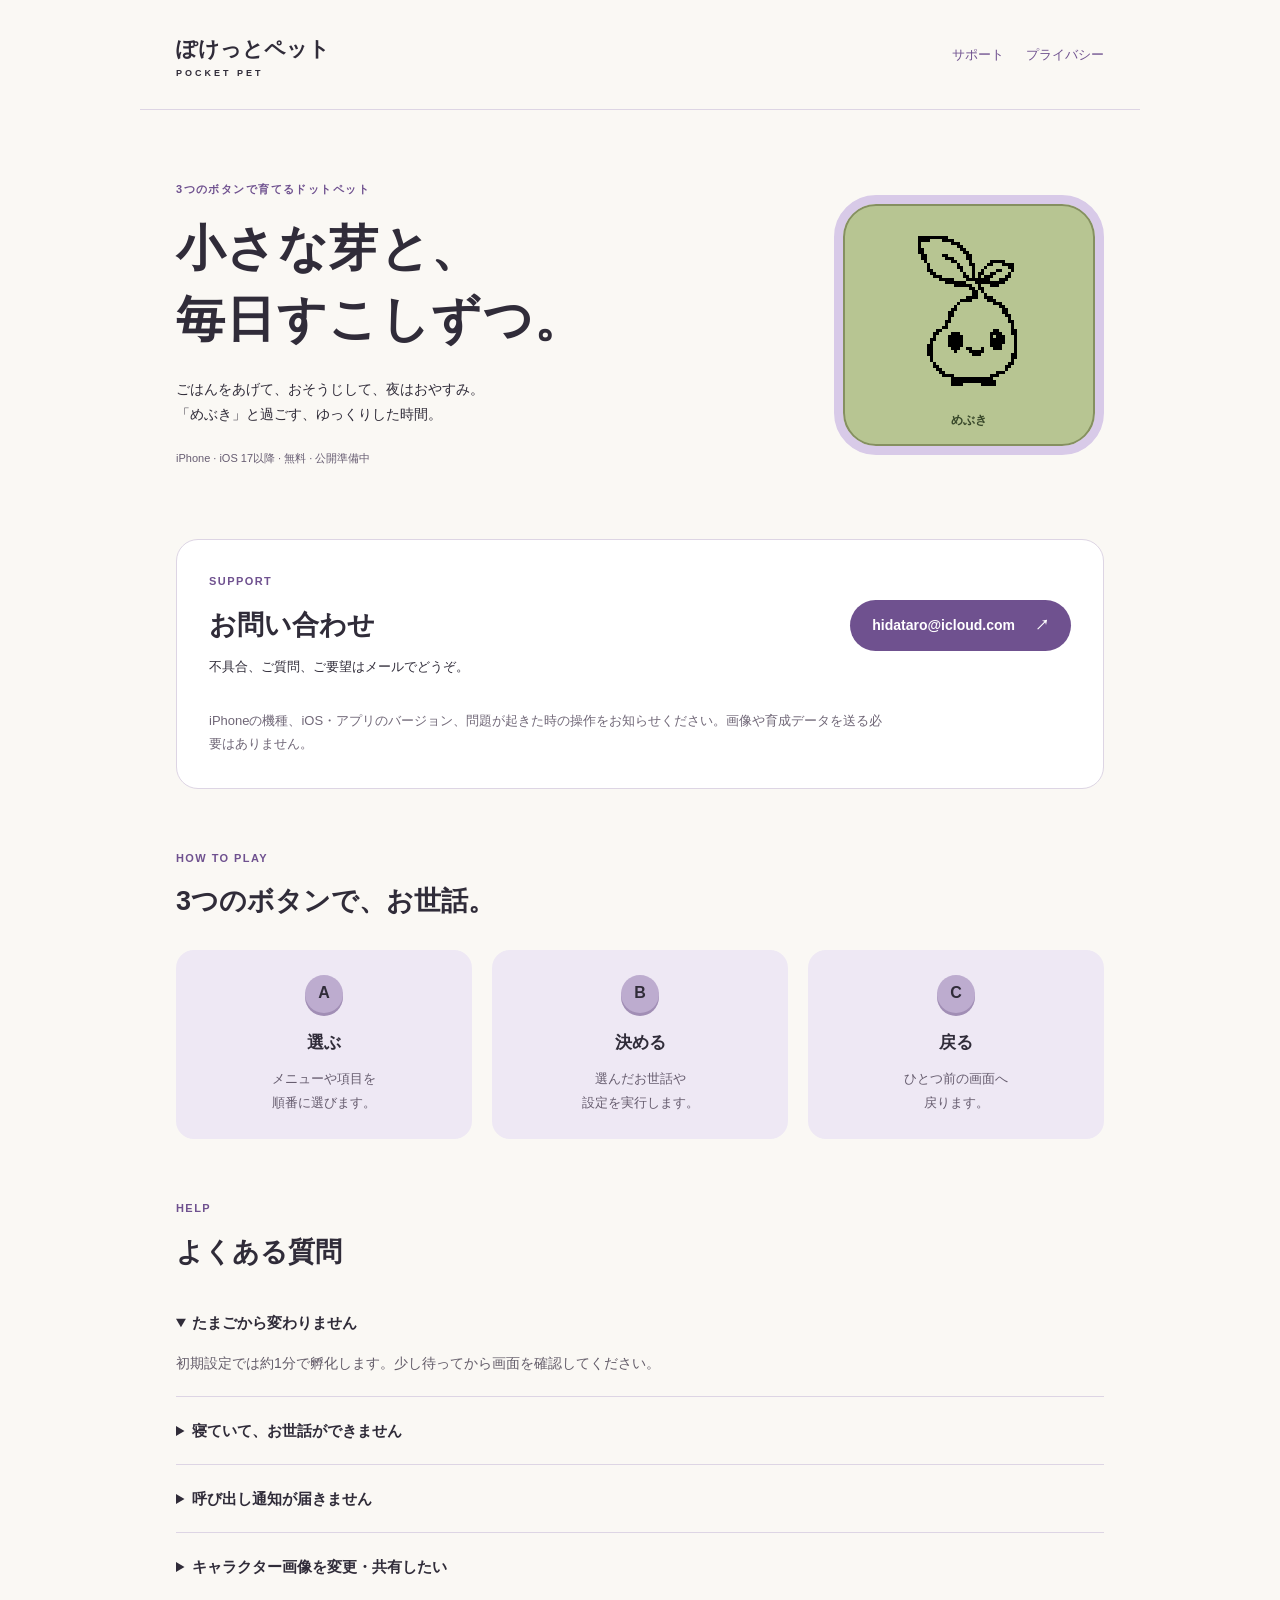
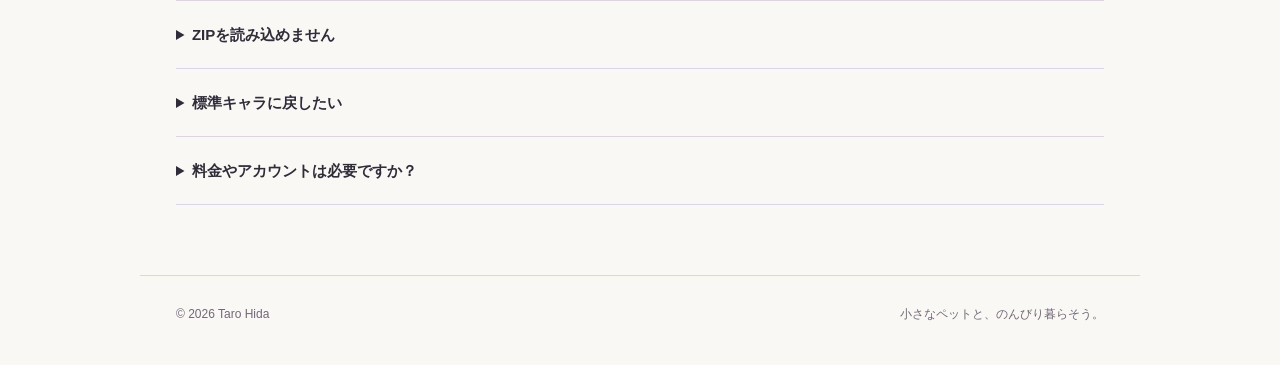
<file: index.html>
<!doctype html>
<html lang="ja"><head><meta charset="utf-8"><meta name="viewport" content="width=device-width, initial-scale=1">
<meta name="description" content="ぽけっとペットの使い方、お問い合わせ、プライバシーポリシー。3つのボタンで育てるドットペット。">
<title>サポート | ぽけっとペット</title><link rel="icon" href="mebuki.png"><link rel="stylesheet" href="style.css"></head>
<body><header><a class="brand" href="index.html">ぽけっとペット<span>POCKET PET</span></a><nav aria-label="メイン"><a href="index.html">サポート</a><a href="privacy.html">プライバシー</a></nav></header>
<main><section class="hero"><div><p class="eyebrow">3つのボタンで育てるドットペット</p><h1>小さな芽と、<br>毎日すこしずつ。</h1><p>ごはんをあげて、おそうじして、夜はおやすみ。<br>「めぶき」と過ごす、ゆっくりした時間。</p><p class="badge">iPhone · iOS 17以降 · 無料 · 公開準備中</p></div><div class="pet-window"><img src="mebuki.png" width="192" height="192" alt="2枚の葉と小さな足がある、白黒ドットのめぶき"><span>めぶき</span></div></section>
<section class="contact" id="contact"><div><p class="eyebrow">SUPPORT</p><h2>お問い合わせ</h2><p>不具合、ご質問、ご要望はメールでどうぞ。</p></div><a class="button" href="mailto:hidataro@icloud.com?subject=ぽけっとペットのお問い合わせ">hidataro@icloud.com <span aria-hidden="true">↗</span></a><p class="contact-note">iPhoneの機種、iOS・アプリのバージョン、問題が起きた時の操作をお知らせください。画像や育成データを送る必要はありません。</p></section>
<section class="guide"><p class="eyebrow">HOW TO PLAY</p><h2>3つのボタンで、お世話。</h2><div class="controls"><article><b>A</b><h3>選ぶ</h3><p>メニューや項目を<br>順番に選びます。</p></article><article><b>B</b><h3>決める</h3><p>選んだお世話や<br>設定を実行します。</p></article><article><b>C</b><h3>戻る</h3><p>ひとつ前の画面へ<br>戻ります。</p></article></div></section>
<section class="faq"><p class="eyebrow">HELP</p><h2>よくある質問</h2>
<details open><summary>たまごから変わりません</summary><p>初期設定では約1分で孵化します。少し待ってから画面を確認してください。</p></details>
<details><summary>寝ていて、お世話ができません</summary><p>初期設定の睡眠時間は21時〜翌7時です。寝姿のまま小さく動きます。「せってい → そだてルール」で就寝・起床時刻を変更できます。</p></details>
<details><summary>呼び出し通知が届きません</summary><p>「せってい → よびだし通知」で通知を有効にし、iPhoneの「設定 → 通知 → ぽけっとペット」でも許可してください。集中モード等によって通知が表示されないことがあります。アプリの通知設定から10秒後のテスト通知を予約できます。</p></details>
<details><summary>キャラクター画像を変更・共有したい</summary><p>「せってい → キャラクター画像」で成長段階ごとの通常・寝姿を選び、PNG・JPEG・GIFを読み込めます。「ZIPを きょうゆう」で画像と育成ルールをまとめて保存でき、別の端末では「ZIPを よみこむ」で取り込めます。</p><p>画像やルールの変更・パックの読み込みでは、現在の育成状態を引き継ぎます。最初から育てたい時は「あたらしい たまご」を選びます。</p></details>
<details><summary>ZIPを読み込めません</summary><p>このアプリの共有機能で書き出したZIPを使ってください。外部で編集した場合は、manifest.jsonと参照される画像を正しい位置に含めます。詳しくは<a href="character-pack.html">キャラクターパック形式</a>をご覧ください。</p></details>
<details><summary>標準キャラに戻したい</summary><p>「せってい → サンプルに もどす」で、画像と育成ルールをめぶきの標準設定に戻せます。ペットの育成状態は残ります。</p></details>
<details><summary>料金やアカウントは必要ですか？</summary><p>無料で、広告・アプリ内課金・アカウント登録はありません。育成データは端末内に保存します。<a href="privacy.html">プライバシーポリシー</a>で詳しい取り扱いを確認できます。</p></details></section></main><footer>© 2026 Taro Hida<span>小さなペットと、のんびり暮らそう。</span></footer></body></html>
</file>
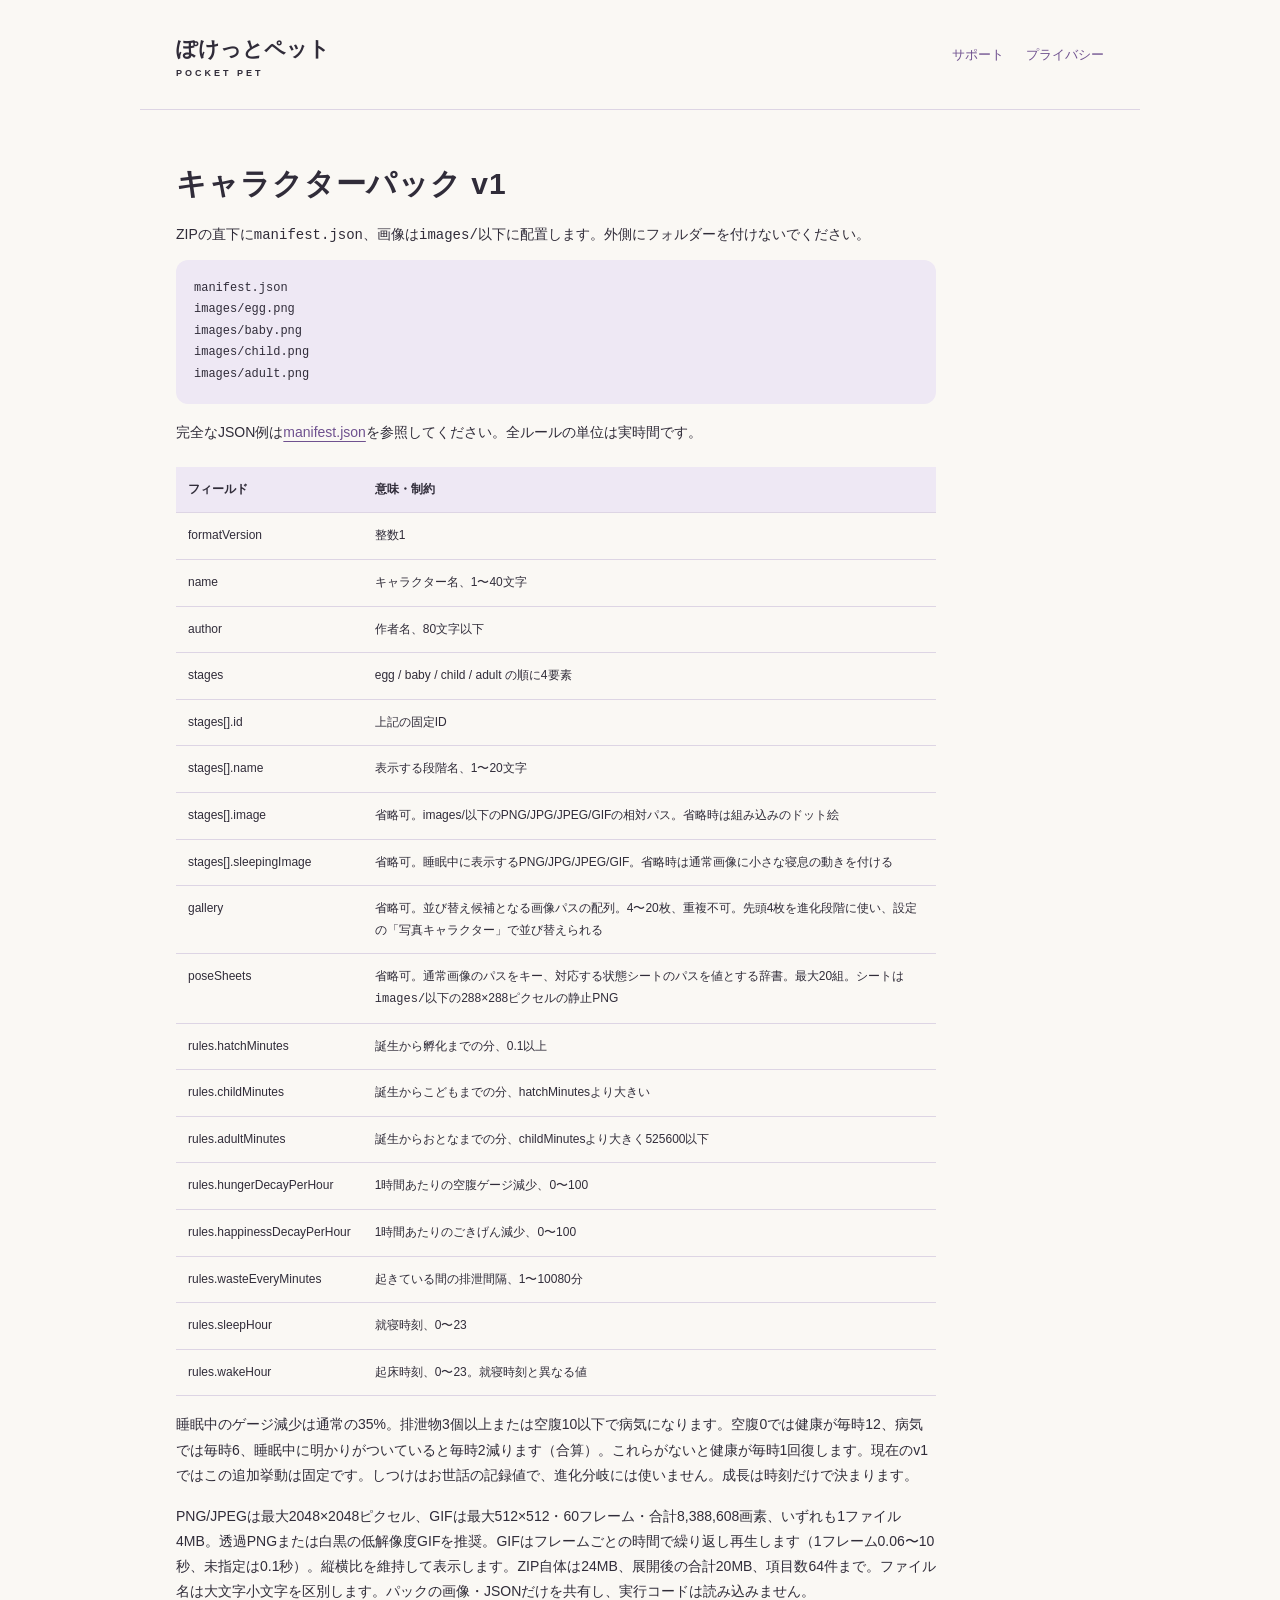
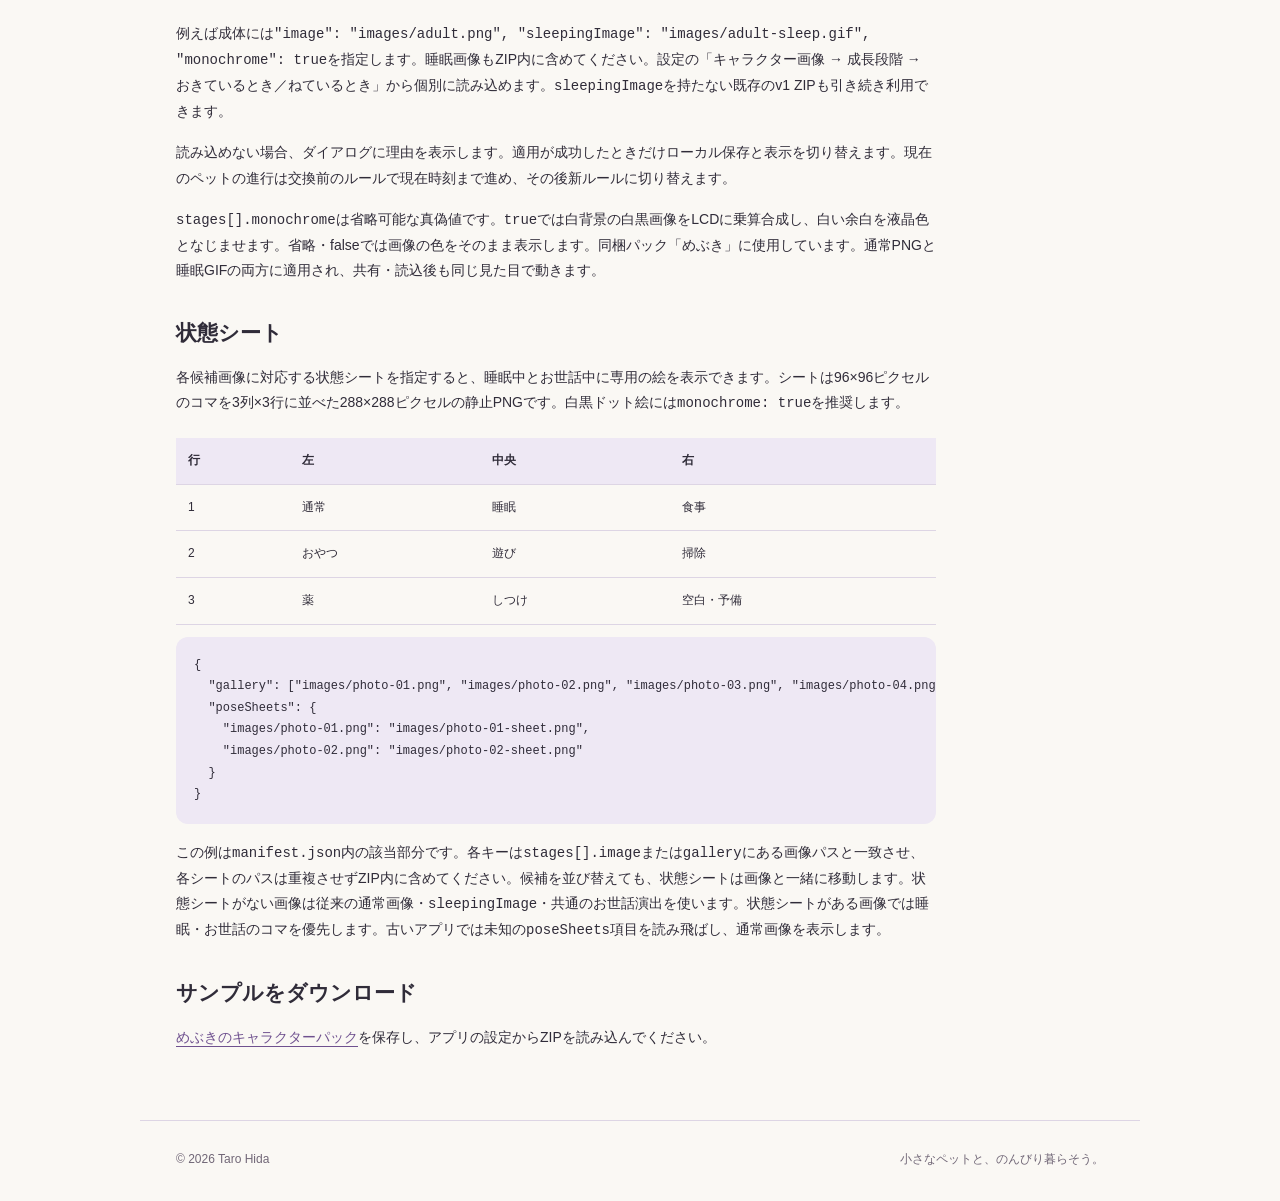
<file: character-pack.html>
<!doctype html>
<html lang="ja"><head><meta charset="utf-8"><meta name="viewport" content="width=device-width, initial-scale=1">
<meta name="description" content="ぽけっとペットの使い方、お問い合わせ、プライバシーポリシー。3つのボタンで育てるドットペット。">
<title>キャラクターパック形式 | ぽけっとペット</title><link rel="icon" href="mebuki.png"><link rel="stylesheet" href="style.css"></head>
<body><header><a class="brand" href="index.html">ぽけっとペット<span>POCKET PET</span></a><nav aria-label="メイン"><a href="index.html">サポート</a><a href="privacy.html">プライバシー</a></nav></header>
<main><article class="document"><h1>キャラクターパック v1</h1>
<p>ZIPの直下に<code>manifest.json</code>、画像は<code>images/</code>以下に配置します。外側にフォルダーを付けないでください。</p>
<pre><code>manifest.json
images/egg.png
images/baby.png
images/child.png
images/adult.png</code></pre>
<p>完全なJSON例は<a href="manifest.json">manifest.json</a>を参照してください。全ルールの単位は実時間です。</p>
<div class="table-scroll"><table><thead><tr><th>フィールド</th><th>意味・制約</th></tr></thead><tbody>
<tr><td>formatVersion</td><td>整数1</td></tr>
<tr><td>name</td><td>キャラクター名、1〜40文字</td></tr>
<tr><td>author</td><td>作者名、80文字以下</td></tr>
<tr><td>stages</td><td>egg / baby / child / adult の順に4要素</td></tr>
<tr><td>stages[].id</td><td>上記の固定ID</td></tr>
<tr><td>stages[].name</td><td>表示する段階名、1〜20文字</td></tr>
<tr><td>stages[].image</td><td>省略可。images/以下のPNG/JPG/JPEG/GIFの相対パス。省略時は組み込みのドット絵</td></tr>
<tr><td>stages[].sleepingImage</td><td>省略可。睡眠中に表示するPNG/JPG/JPEG/GIF。省略時は通常画像に小さな寝息の動きを付ける</td></tr>
<tr><td>gallery</td><td>省略可。並び替え候補となる画像パスの配列。4〜20枚、重複不可。先頭4枚を進化段階に使い、設定の「写真キャラクター」で並び替えられる</td></tr>
<tr><td>poseSheets</td><td>省略可。通常画像のパスをキー、対応する状態シートのパスを値とする辞書。最大20組。シートは<code>images/</code>以下の288×288ピクセルの静止PNG</td></tr>
<tr><td>rules.hatchMinutes</td><td>誕生から孵化までの分、0.1以上</td></tr>
<tr><td>rules.childMinutes</td><td>誕生からこどもまでの分、hatchMinutesより大きい</td></tr>
<tr><td>rules.adultMinutes</td><td>誕生からおとなまでの分、childMinutesより大きく525600以下</td></tr>
<tr><td>rules.hungerDecayPerHour</td><td>1時間あたりの空腹ゲージ減少、0〜100</td></tr>
<tr><td>rules.happinessDecayPerHour</td><td>1時間あたりのごきげん減少、0〜100</td></tr>
<tr><td>rules.wasteEveryMinutes</td><td>起きている間の排泄間隔、1〜10080分</td></tr>
<tr><td>rules.sleepHour</td><td>就寝時刻、0〜23</td></tr>
<tr><td>rules.wakeHour</td><td>起床時刻、0〜23。就寝時刻と異なる値</td></tr>
</tbody></table></div>
<p>睡眠中のゲージ減少は通常の35%。排泄物3個以上または空腹10以下で病気になります。空腹0では健康が毎時12、病気では毎時6、睡眠中に明かりがついていると毎時2減ります（合算）。これらがないと健康が毎時1回復します。現在のv1ではこの追加挙動は固定です。しつけはお世話の記録値で、進化分岐には使いません。成長は時刻だけで決まります。</p>
<p>PNG/JPEGは最大2048×2048ピクセル、GIFは最大512×512・60フレーム・合計8,388,608画素、いずれも1ファイル4MB。透過PNGまたは白黒の低解像度GIFを推奨。GIFはフレームごとの時間で繰り返し再生します（1フレーム0.06〜10秒、未指定は0.1秒）。縦横比を維持して表示します。ZIP自体は24MB、展開後の合計20MB、項目数64件まで。ファイル名は大文字小文字を区別します。パックの画像・JSONだけを共有し、実行コードは読み込みません。</p>
<p>例えば成体には<code>&quot;image&quot;: &quot;images/adult.png&quot;, &quot;sleepingImage&quot;: &quot;images/adult-sleep.gif&quot;, &quot;monochrome&quot;: true</code>を指定します。睡眠画像もZIP内に含めてください。設定の「キャラクター画像 → 成長段階 → おきているとき／ねているとき」から個別に読み込めます。<code>sleepingImage</code>を持たない既存のv1 ZIPも引き続き利用できます。</p>
<p>読み込めない場合、ダイアログに理由を表示します。適用が成功したときだけローカル保存と表示を切り替えます。現在のペットの進行は交換前のルールで現在時刻まで進め、その後新ルールに切り替えます。</p>
<p><code>stages[].monochrome</code>は省略可能な真偽値です。<code>true</code>では白背景の白黒画像をLCDに乗算合成し、白い余白を液晶色となじませます。省略・falseでは画像の色をそのまま表示します。同梱パック「めぶき」に使用しています。通常PNGと睡眠GIFの両方に適用され、共有・読込後も同じ見た目で動きます。</p>
<h2>状態シート</h2>
<p>各候補画像に対応する状態シートを指定すると、睡眠中とお世話中に専用の絵を表示できます。シートは96×96ピクセルのコマを3列×3行に並べた288×288ピクセルの静止PNGです。白黒ドット絵には<code>monochrome: true</code>を推奨します。</p>
<div class="table-scroll"><table><thead><tr><th>行</th><th>左</th><th>中央</th><th>右</th></tr></thead><tbody>
<tr><td>1</td><td>通常</td><td>睡眠</td><td>食事</td></tr>
<tr><td>2</td><td>おやつ</td><td>遊び</td><td>掃除</td></tr>
<tr><td>3</td><td>薬</td><td>しつけ</td><td>空白・予備</td></tr>
</tbody></table></div>
<pre><code>{
  &quot;gallery&quot;: [&quot;images/photo-01.png&quot;, &quot;images/photo-02.png&quot;, &quot;images/photo-03.png&quot;, &quot;images/photo-04.png&quot;],
  &quot;poseSheets&quot;: {
    &quot;images/photo-01.png&quot;: &quot;images/photo-01-sheet.png&quot;,
    &quot;images/photo-02.png&quot;: &quot;images/photo-02-sheet.png&quot;
  }
}</code></pre>
<p>この例は<code>manifest.json</code>内の該当部分です。各キーは<code>stages[].image</code>または<code>gallery</code>にある画像パスと一致させ、各シートのパスは重複させずZIP内に含めてください。候補を並び替えても、状態シートは画像と一緒に移動します。状態シートがない画像は従来の通常画像・<code>sleepingImage</code>・共通のお世話演出を使います。状態シートがある画像では睡眠・お世話のコマを優先します。古いアプリでは未知の<code>poseSheets</code>項目を読み飛ばし、通常画像を表示します。</p>
<h2>サンプルをダウンロード</h2>
<p><a href="MebukiPack.zip">めぶきのキャラクターパック</a>を保存し、アプリの設定からZIPを読み込んでください。</p></article></main><footer>© 2026 Taro Hida<span>小さなペットと、のんびり暮らそう。</span></footer></body></html>
</file>
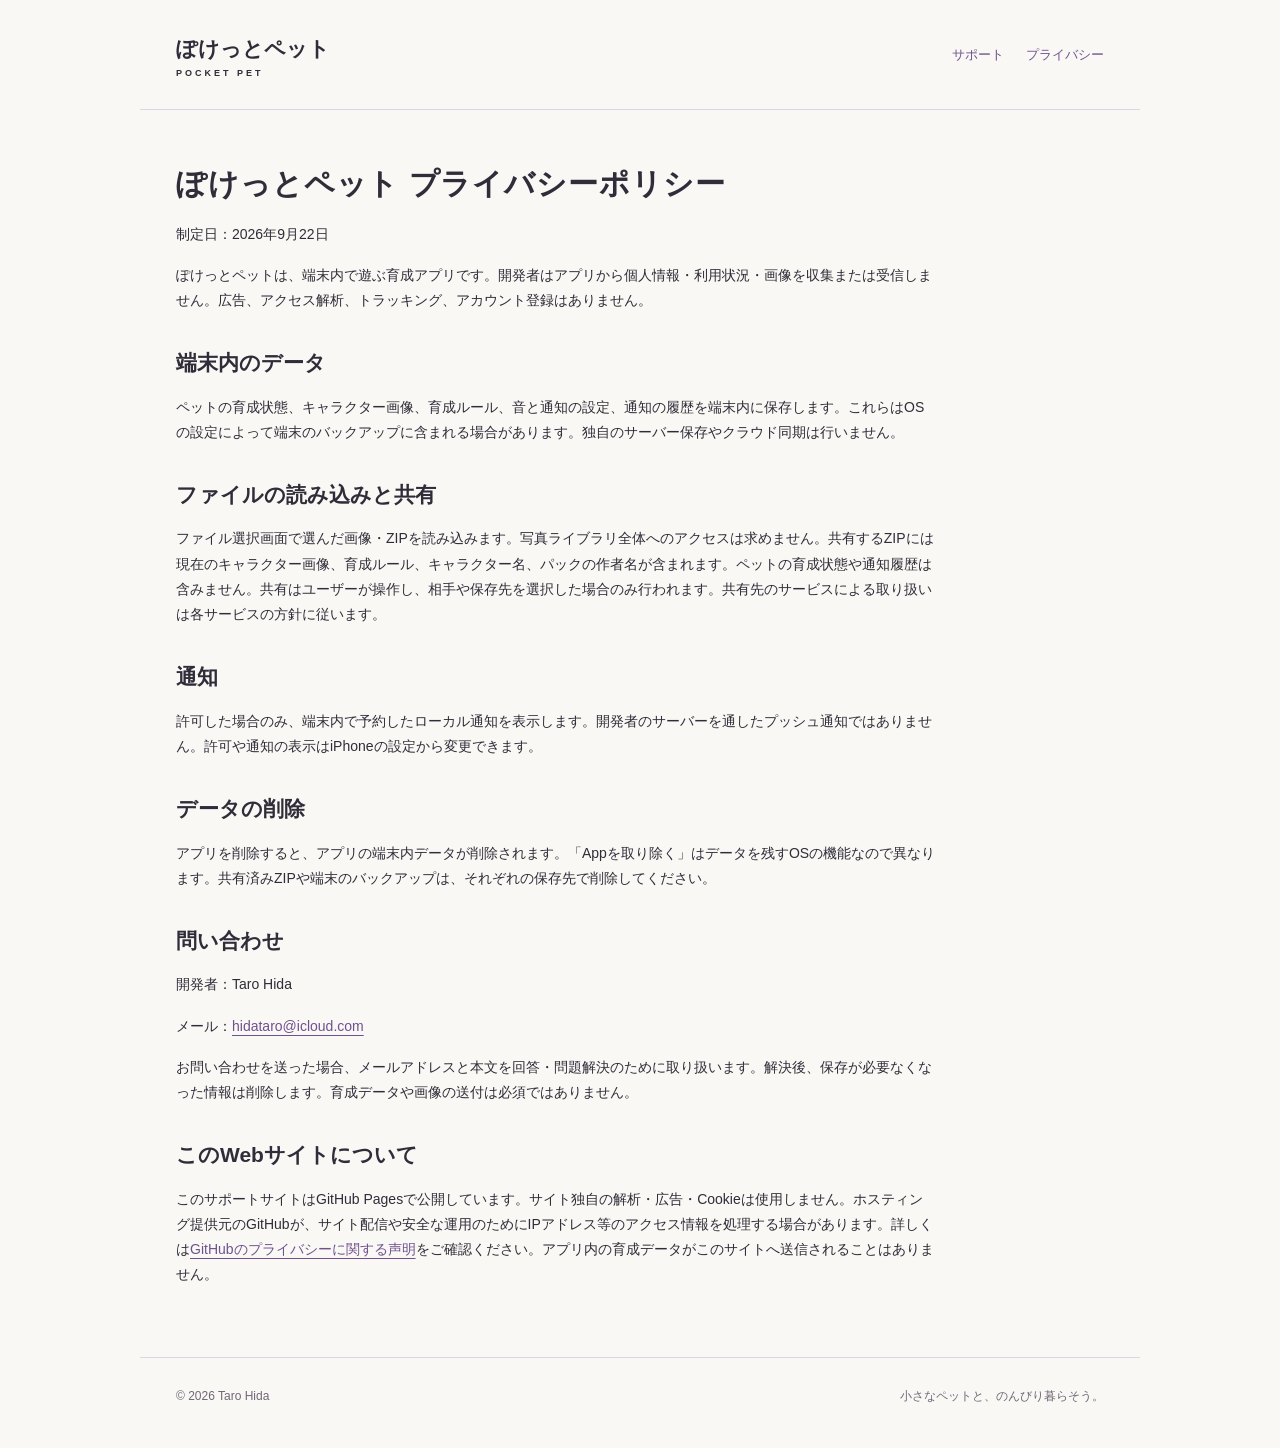
<file: privacy.html>
<!doctype html>
<html lang="ja"><head><meta charset="utf-8"><meta name="viewport" content="width=device-width, initial-scale=1">
<meta name="description" content="ぽけっとペットの使い方、お問い合わせ、プライバシーポリシー。3つのボタンで育てるドットペット。">
<title>プライバシーポリシー | ぽけっとペット</title><link rel="icon" href="mebuki.png"><link rel="stylesheet" href="style.css"></head>
<body><header><a class="brand" href="index.html">ぽけっとペット<span>POCKET PET</span></a><nav aria-label="メイン"><a href="index.html">サポート</a><a href="privacy.html">プライバシー</a></nav></header>
<main><article class="document"><h1>ぽけっとペット プライバシーポリシー</h1>
<p>制定日：2026年9月22日</p>
<p>ぽけっとペットは、端末内で遊ぶ育成アプリです。開発者はアプリから個人情報・利用状況・画像を収集または受信しません。広告、アクセス解析、トラッキング、アカウント登録はありません。</p>
<h2>端末内のデータ</h2>
<p>ペットの育成状態、キャラクター画像、育成ルール、音と通知の設定、通知の履歴を端末内に保存します。これらはOSの設定によって端末のバックアップに含まれる場合があります。独自のサーバー保存やクラウド同期は行いません。</p>
<h2>ファイルの読み込みと共有</h2>
<p>ファイル選択画面で選んだ画像・ZIPを読み込みます。写真ライブラリ全体へのアクセスは求めません。共有するZIPには現在のキャラクター画像、育成ルール、キャラクター名、パックの作者名が含まれます。ペットの育成状態や通知履歴は含みません。共有はユーザーが操作し、相手や保存先を選択した場合のみ行われます。共有先のサービスによる取り扱いは各サービスの方針に従います。</p>
<h2>通知</h2>
<p>許可した場合のみ、端末内で予約したローカル通知を表示します。開発者のサーバーを通したプッシュ通知ではありません。許可や通知の表示はiPhoneの設定から変更できます。</p>
<h2>データの削除</h2>
<p>アプリを削除すると、アプリの端末内データが削除されます。「Appを取り除く」はデータを残すOSの機能なので異なります。共有済みZIPや端末のバックアップは、それぞれの保存先で削除してください。</p>
<h2>問い合わせ</h2>
<p>開発者：Taro Hida</p>
<p>メール：<a href="mailto:hidataro@icloud.com">hidataro@icloud.com</a></p>
<p>お問い合わせを送った場合、メールアドレスと本文を回答・問題解決のために取り扱います。解決後、保存が必要なくなった情報は削除します。育成データや画像の送付は必須ではありません。</p>
<h2>このWebサイトについて</h2>
<p>このサポートサイトはGitHub Pagesで公開しています。サイト独自の解析・広告・Cookieは使用しません。ホスティング提供元のGitHubが、サイト配信や安全な運用のためにIPアドレス等のアクセス情報を処理する場合があります。詳しくは<a href="https://docs.github.com/ja/site-policy/privacy-policies/github-general-privacy-statement">GitHubのプライバシーに関する声明</a>をご確認ください。アプリ内の育成データがこのサイトへ送信されることはありません。</p></article></main><footer>© 2026 Taro Hida<span>小さなペットと、のんびり暮らそう。</span></footer></body></html>
</file>
<file: style.css>
:root{color-scheme:light;--paper:#faf8f4;--ink:#302c39;--purple:#6f518f;--line:#ddd5e4;--lcd:#b7c592}*{box-sizing:border-box}body{margin:0;background:var(--paper);color:var(--ink);font-family:-apple-system,BlinkMacSystemFont,"Hiragino Kaku Gothic ProN","Noto Sans JP",sans-serif;line-height:1.8}a{color:var(--purple);text-underline-offset:4px}header,main,footer{max-width:1000px;margin:auto;padding:0 36px}header{display:flex;align-items:center;justify-content:space-between;gap:20px;min-height:110px;border-bottom:1px solid var(--line)}.brand{color:var(--ink);font-size:21px;font-weight:800;text-decoration:none;white-space:nowrap}.brand span{display:block;font-size:9px;letter-spacing:3px;line-height:1.2}nav{display:flex;gap:22px;font-size:13px}nav a{text-decoration:none}h1,h2,h3,p{margin:0}h1{font-size:clamp(32px,5vw,49px);line-height:1.45;letter-spacing:.03em}h2{font-size:27px;line-height:1.5}h3{font-size:17px}.eyebrow{color:var(--purple);font-size:11px;font-weight:700;letter-spacing:.13em;margin-bottom:13px}.hero{display:flex;align-items:center;justify-content:space-between;gap:40px;padding:70px 0}.hero p:not(.eyebrow){margin-top:22px;font-size:14px}.badge{font-size:11px!important;color:#675d72}.pet-window{flex-shrink:0;background:var(--lcd);width:270px;height:260px;border:9px solid #d8cae8;box-shadow:inset 0 0 0 2px #859060;border-radius:42px;display:flex;align-items:center;justify-content:center;flex-direction:column}.pet-window img{image-rendering:pixelated;mix-blend-mode:multiply}.pet-window span{font-size:12px;font-weight:700;color:#39492b}.contact{border:1px solid var(--line);border-radius:22px;padding:32px;display:grid;grid-template-columns:1fr auto;align-items:center;gap:20px;background:#fff}.contact p:not(.eyebrow){font-size:13px;margin-top:10px}.button{display:inline-flex;gap:20px;align-items:center;background:var(--purple);color:white;text-decoration:none;border-radius:100px;padding:13px 22px;font-size:14px;font-weight:600;white-space:nowrap}.contact-note{grid-column:1/-1;color:#706777;max-width:680px}.guide,.faq{padding:60px 0 0}.controls{display:grid;grid-template-columns:repeat(3,1fr);margin-top:28px;gap:20px}.controls article{padding:25px 10px;text-align:center;background:#eee8f4;border-radius:18px}.controls b{width:38px;height:38px;display:inline-flex;align-items:center;justify-content:center;border-radius:50%;background:#bdaccf;box-shadow:0 3px 0 #a18eB5;margin-bottom:15px}.controls p{font-size:13px;margin-top:9px;color:#665c6e}details{border-bottom:1px solid var(--line);padding:20px 0}summary{cursor:pointer;font-weight:650;font-size:15px}details p{font-size:14px;color:#635c69;margin-top:15px;max-width:760px}.faq h2{margin-bottom:16px}footer{margin-top:70px;padding-top:28px;padding-bottom:40px;border-top:1px solid var(--line);font-size:12px;display:flex;justify-content:space-between;gap:15px;color:#716777}.document{max-width:760px;padding:52px 0 0}.document h1{font-size:30px}.document h2{font-size:21px;margin-top:34px}.document p{margin-top:16px;font-size:14px;overflow-wrap:anywhere}.document .list-item{margin-top:7px}pre{background:#eee8f4;padding:18px;border-radius:12px;overflow:auto;font-size:12px}code{font-family:ui-monospace,monospace}a:focus-visible,summary:focus-visible{outline:3px solid #9572b7;outline-offset:5px}@media(max-width:650px){header,main,footer{padding-left:22px;padding-right:22px}header{min-height:100px;align-items:flex-start;justify-content:center;flex-direction:column;gap:10px;padding-top:18px;padding-bottom:18px}nav{gap:20px;font-size:12px}.brand{font-size:19px}.hero{padding:44px 0;gap:30px;flex-direction:column;align-items:flex-start}.hero h1{font-size:38px}.hero .pet-window{align-self:center;width:240px;height:240px}.hero .pet-window img{width:168px;height:168px}.contact{padding:24px;display:block}.contact .button{margin-top:20px;max-width:100%;font-size:13px;padding:12px 17px}.contact .contact-note{margin-top:20px}.guide,.faq{padding-top:44px}.controls{gap:9px}.controls article{padding:22px 4px}.controls h3{font-size:15px}.controls p{font-size:11px}h2{font-size:23px}footer{display:block}footer span{display:block;margin-top:8px}.document h1{font-size:26px}}

.table-scroll{overflow:auto;margin-top:22px}table{border-collapse:collapse;min-width:520px;width:100%;font-size:12px}th,td{text-align:left;padding:12px;border-bottom:1px solid var(--line);vertical-align:top}th{background:#eee8f4}td:first-child{white-space:nowrap}
</file>
